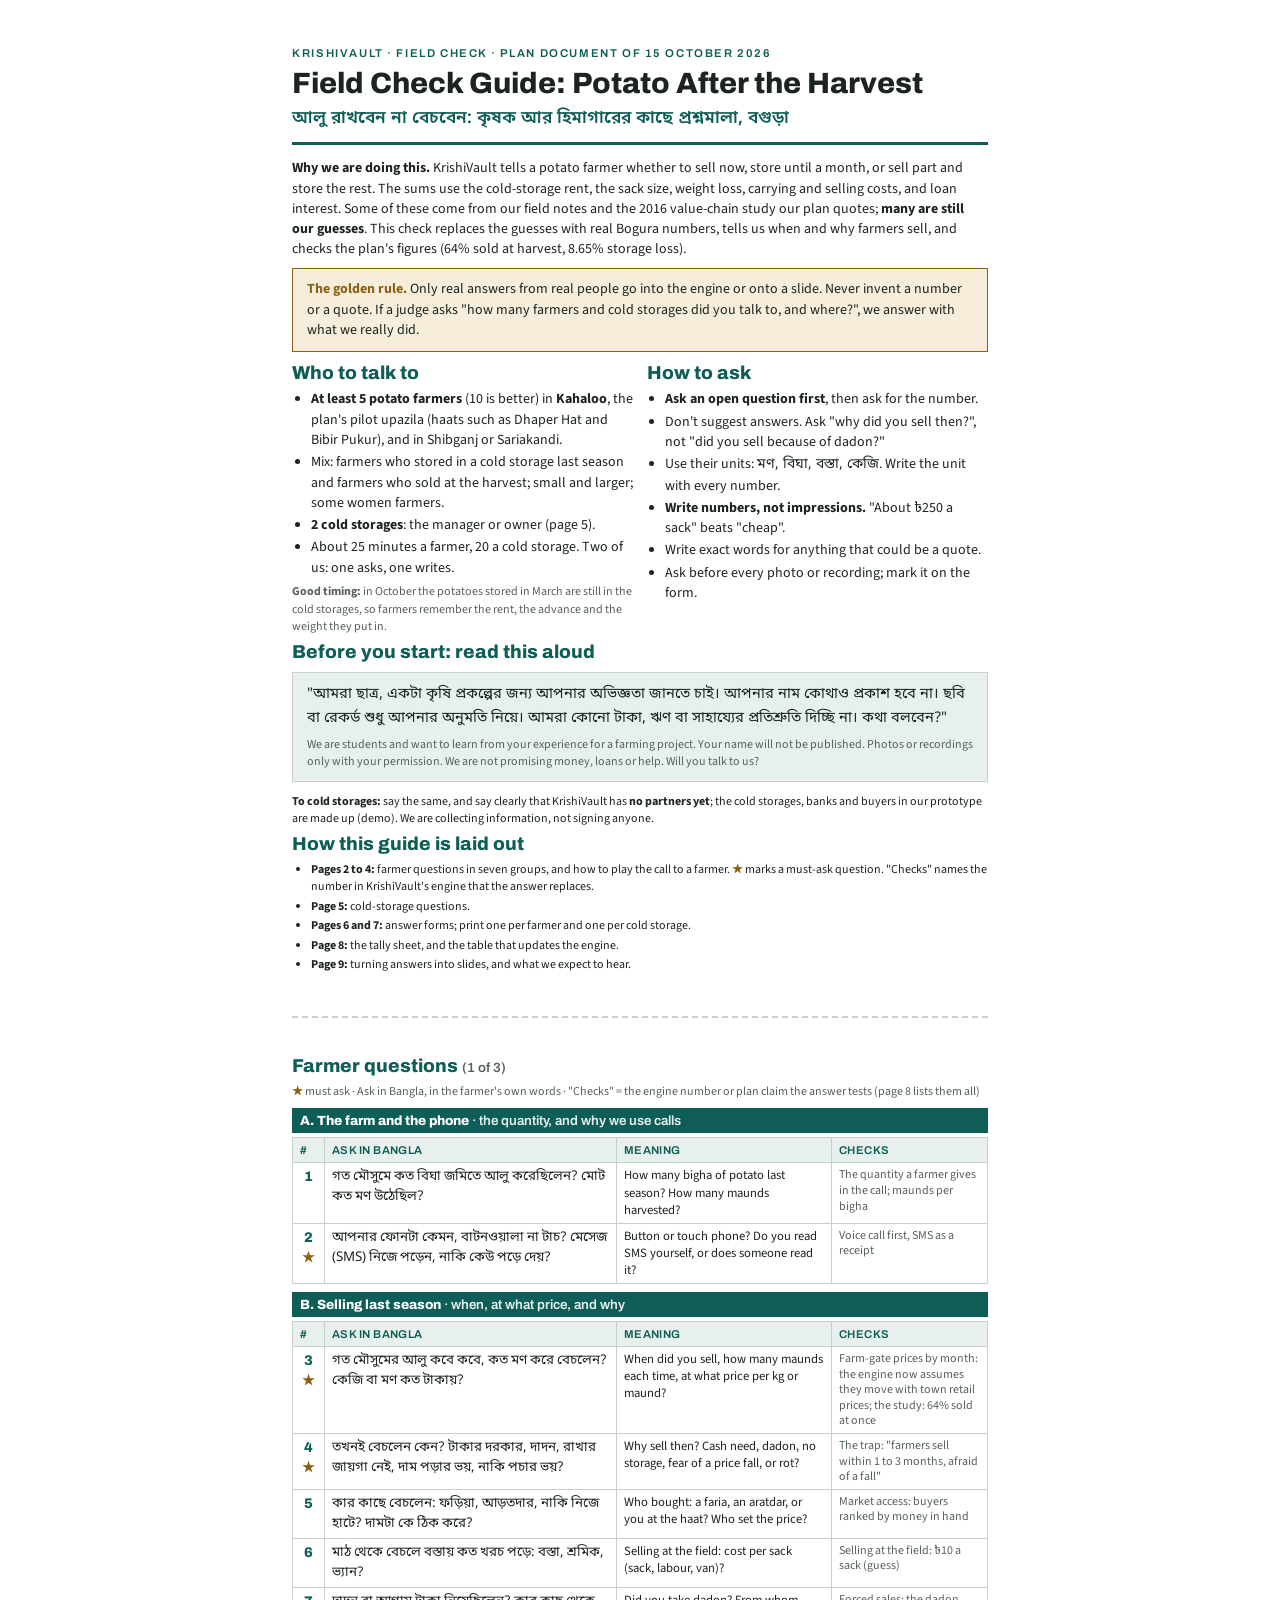
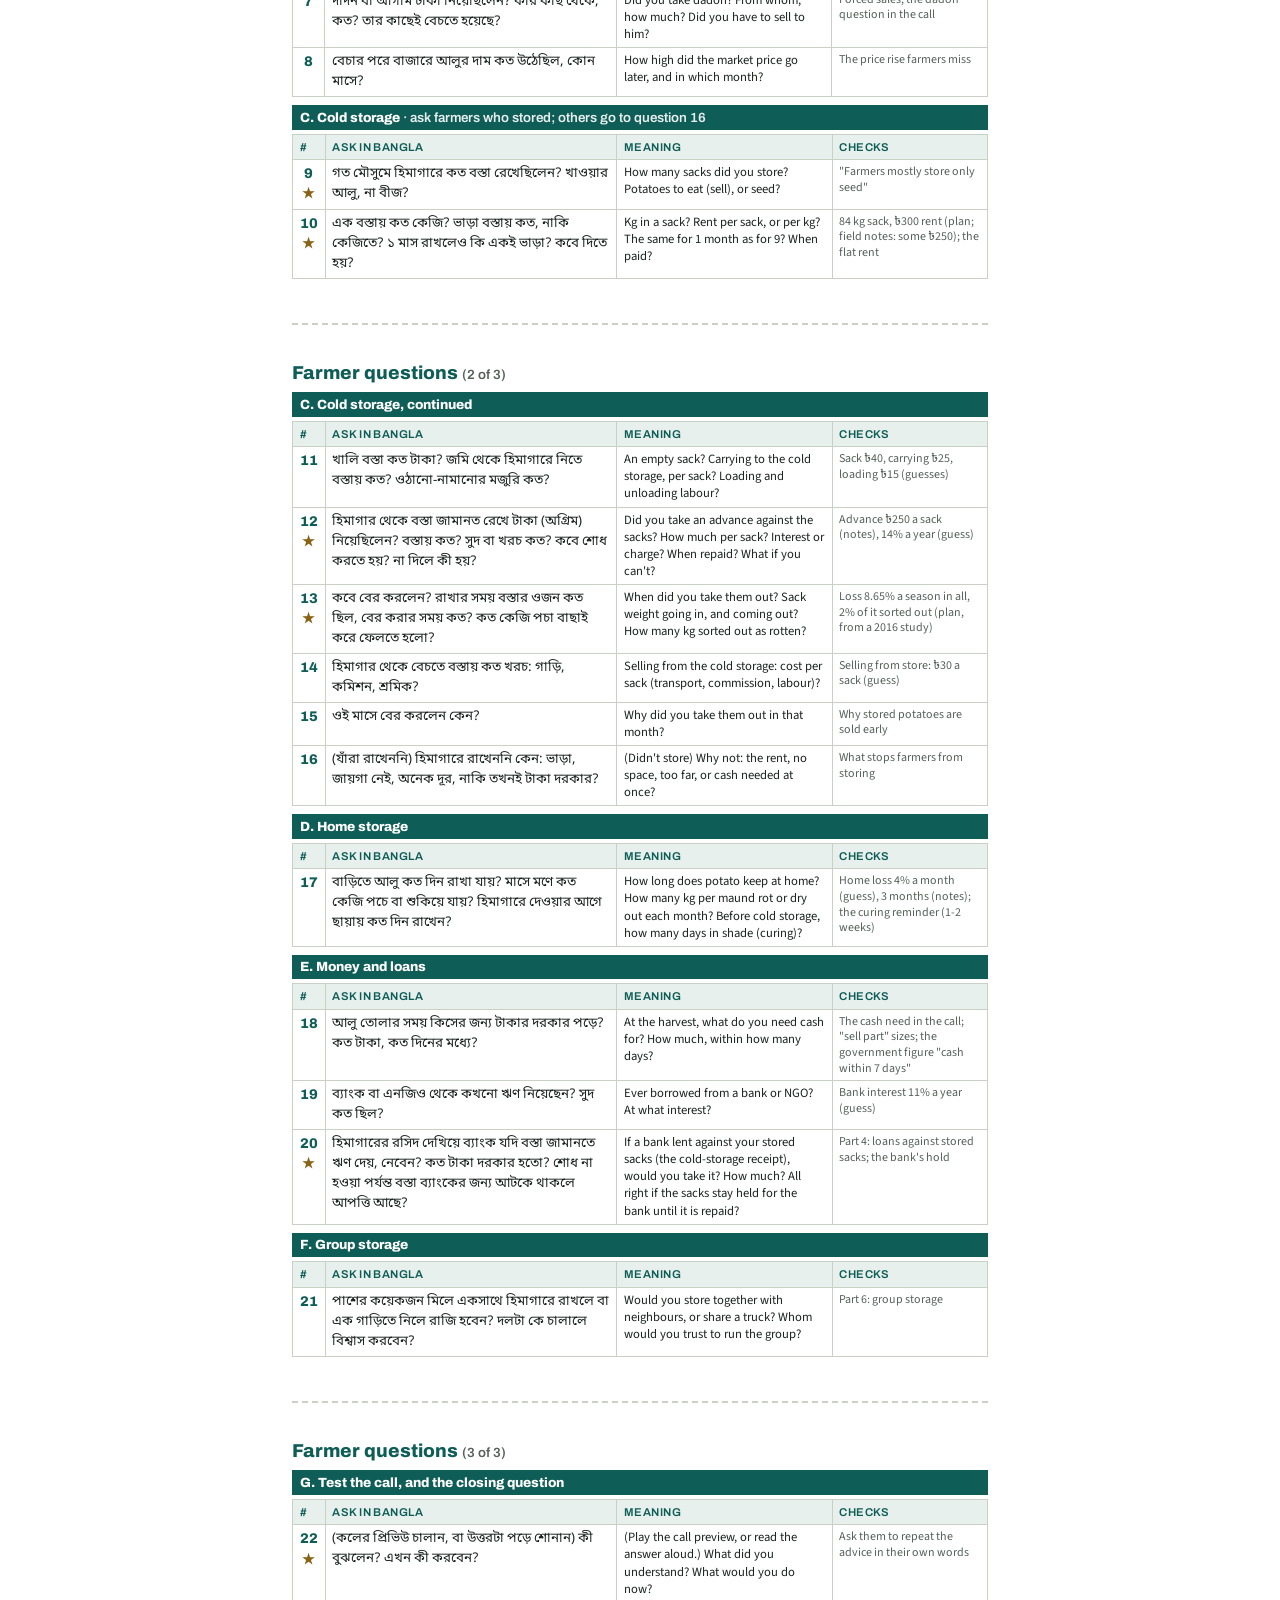
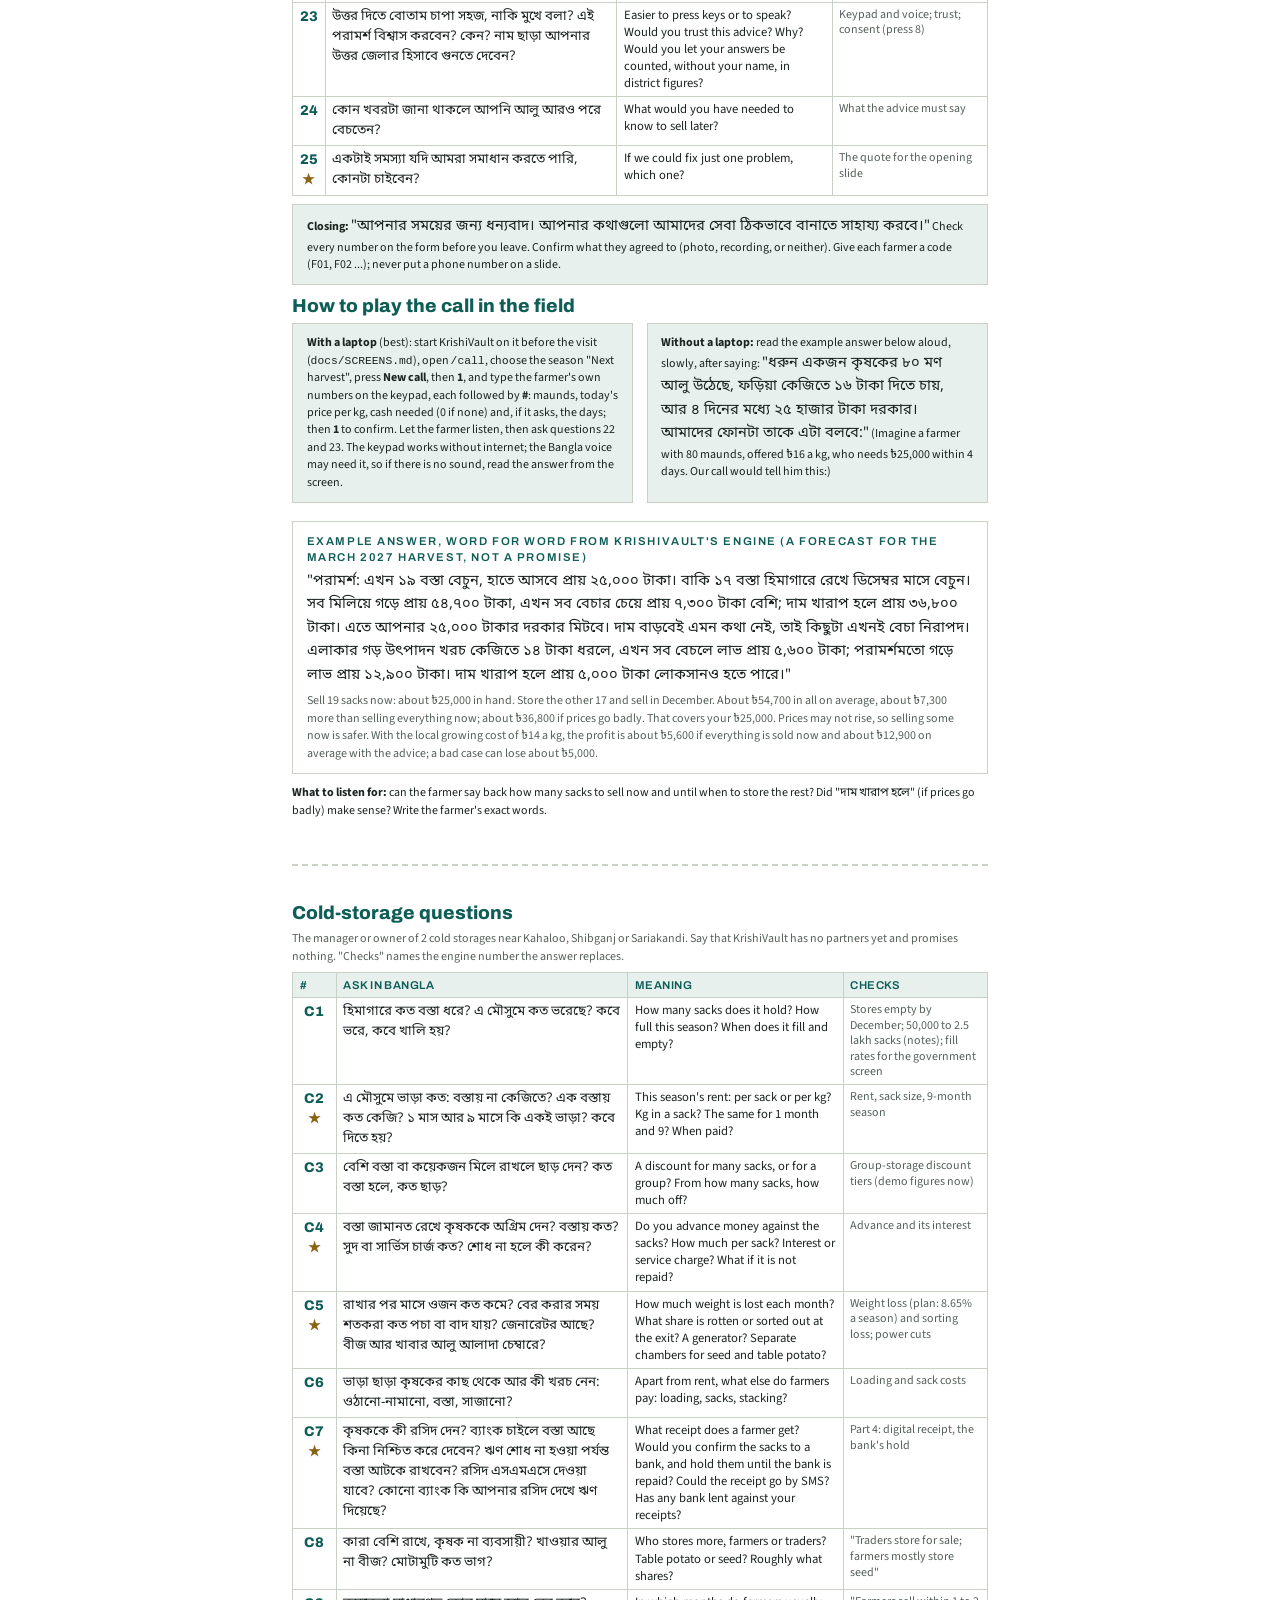
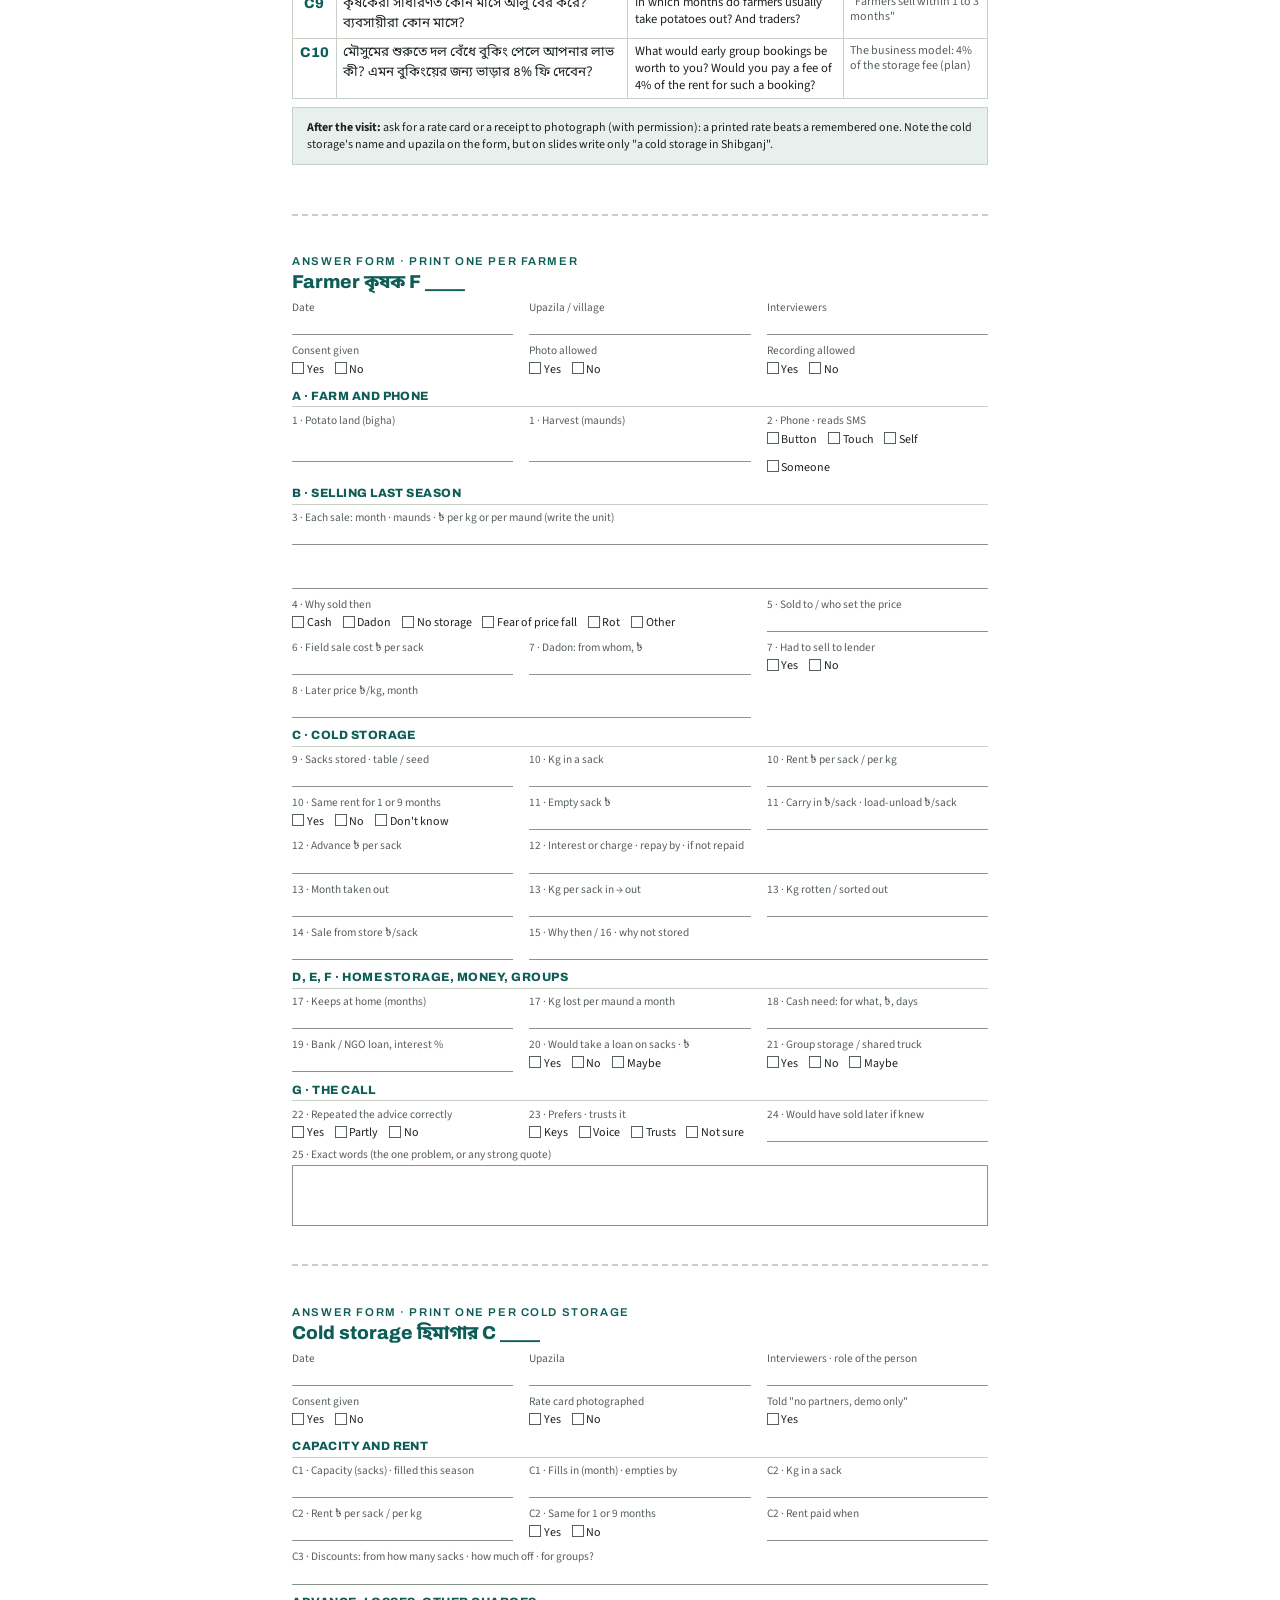
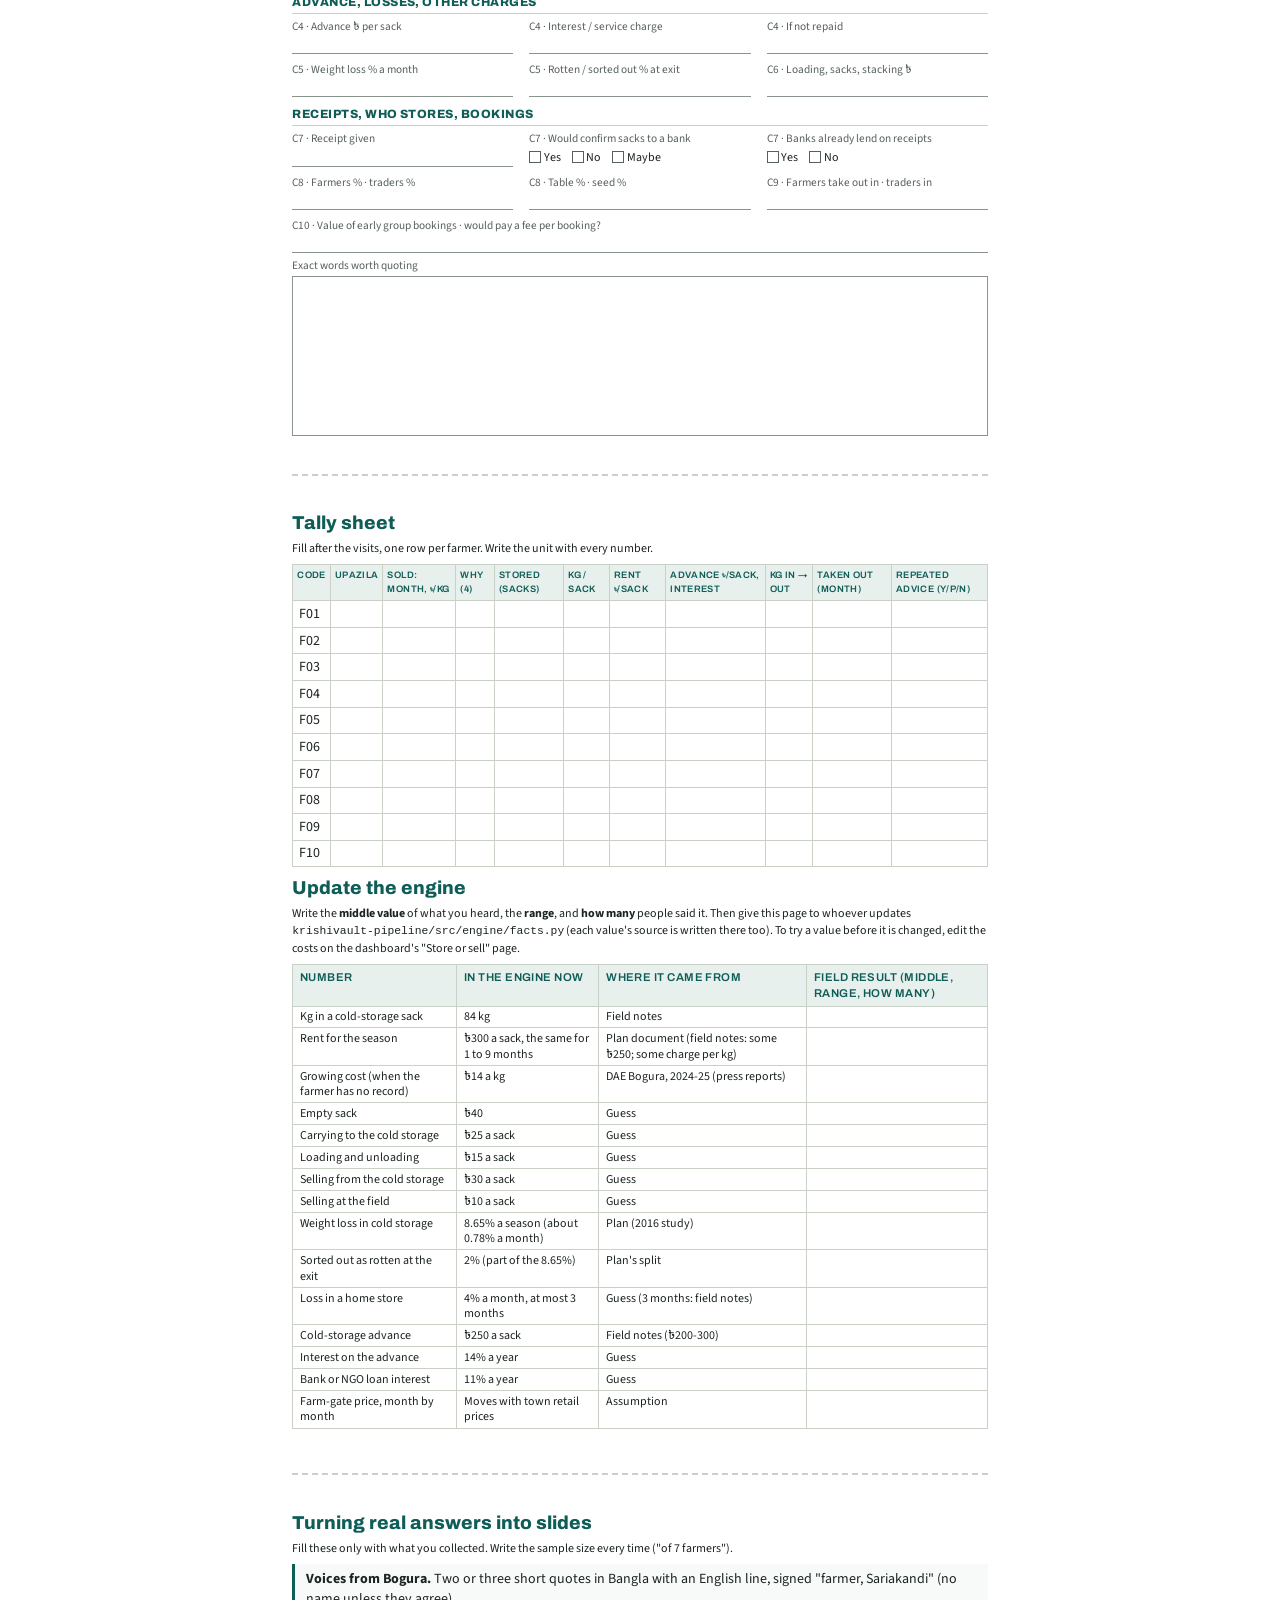
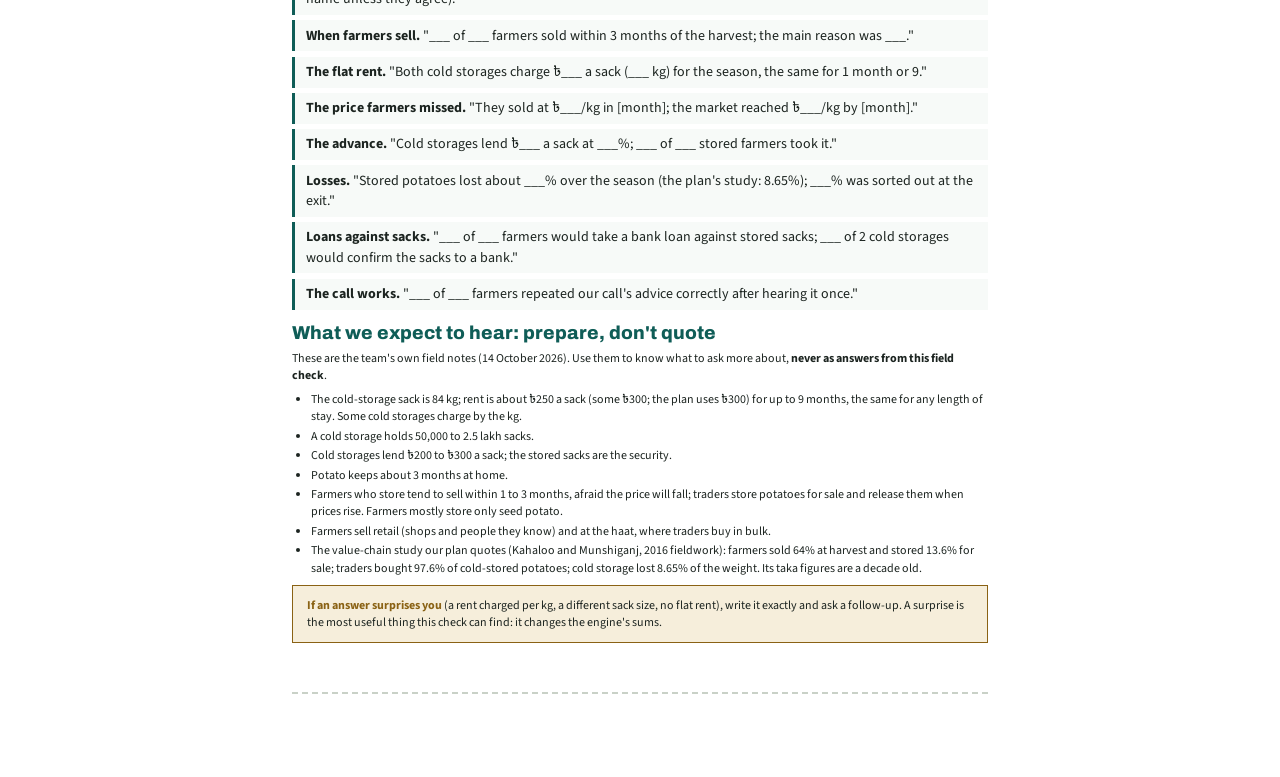
<file: docs/farmer_interview_guide.html>
<!DOCTYPE html>
<html lang="en">
<head>
<meta charset="UTF-8">
<meta name="viewport" content="width=device-width, initial-scale=1.0">
<title>KrishiVault Field Check Guide</title>
<meta name="description" content="Questions for potato farmers and cold storages in Bogura, to replace the storage engine's assumed costs with real numbers (plan of 14 October 2026).">
<link rel="stylesheet" href="https://fonts.googleapis.com/css2?family=Archivo:wght@600;800&family=Source+Sans+3:wght@400;600;700&family=Noto+Sans+Bengali:wght@400;600;700&display=swap">
<style>
@page { size: A4; margin: 14mm 13mm 14mm 13mm; }
:root {
  --ink: #1C2420; --muted: #56615A; --rule: #C9D1C7; --accent: #0F5D57; --soft: #E7F0EC; --ochre: #8A6214; --ochre-soft: #F6EEDB;
  --display: "Archivo", "Arial Narrow", Arial, sans-serif;
  --body: "Source Sans 3", "Noto Sans Bengali", "Nirmala UI", "Segoe UI", Arial, sans-serif;
  --bn: "Noto Sans Bengali", "Nirmala UI", "Source Sans 3", sans-serif;
}
* { box-sizing: border-box; -webkit-print-color-adjust: exact; print-color-adjust: exact; }
html, body { margin: 0; background: #fff; color: var(--ink); font-family: var(--body); font-size: 10.5pt; line-height: 1.45; }
@media screen { body { max-width: 210mm; margin: 0 auto; padding: 12mm 13mm; } .page { border-bottom: 2px dashed var(--rule); padding-bottom: 10mm; margin-bottom: 10mm; } }
h1, h2, h3 { font-family: var(--display); margin: 0; line-height: 1.15; }
h1 { font-size: 22pt; font-weight: 800; }
h2 { font-size: 14pt; font-weight: 800; color: var(--accent); margin-bottom: 4pt; }
h3 { font-size: 11.5pt; font-weight: 600; margin: 8pt 0 4pt; }
p { margin: 0 0 5pt; }
.bn { font-family: var(--bn); }
.page { page-break-after: always; break-after: page; }
.page:last-child { page-break-after: auto; break-after: auto; }
.eyebrow { font-family: var(--display); font-size: 8.5pt; font-weight: 600; letter-spacing: 0.14em; text-transform: uppercase; color: var(--accent); }
.titlebar { border-bottom: 3px solid var(--accent); padding-bottom: 8pt; margin-bottom: 10pt; display: grid; gap: 4pt; }
.titlebar .bn { font-size: 13pt; color: var(--accent); font-weight: 600; }
.muted { color: var(--muted); }
.box { border: 1px solid var(--rule); background: var(--soft); padding: 8pt 10pt; margin: 6pt 0 8pt; }
.box.warn { background: var(--ochre-soft); border-color: var(--ochre); }
.box.warn b.lab { color: var(--ochre); }
.box .bn { font-size: 11pt; line-height: 1.6; }
.cols { display: grid; grid-template-columns: 1fr 1fr; gap: 10pt; }
ul { margin: 2pt 0 4pt; padding-left: 14pt; }
li { margin: 1.5pt 0; }
table { width: 100%; border-collapse: collapse; margin: 3pt 0 5pt; }
th, td { border: 1px solid var(--rule); padding: 3pt 5pt; vertical-align: top; text-align: left; }
th { background: var(--soft); font-family: var(--display); font-size: 8.5pt; font-weight: 600; letter-spacing: 0.04em; text-transform: uppercase; color: var(--accent); }
tr { page-break-inside: avoid; break-inside: avoid; }
td.n { width: 24pt; font-family: var(--display); font-weight: 800; color: var(--accent); text-align: center; }
td.q { width: 42%; font-family: var(--bn); font-size: 10pt; line-height: 1.5; }
td.m { width: 31%; font-size: 9.5pt; line-height: 1.35; }
td.w { color: var(--muted); font-size: 9pt; line-height: 1.3; }
td.w code, .small code { font-size: 8.5pt; color: var(--ink); }
.star { color: var(--ochre); font-weight: 800; }
.group-h { font-family: var(--display); font-weight: 800; font-size: 10pt; background: var(--accent); color: #fff; padding: 2pt 6pt; margin-top: 6pt; page-break-after: avoid; break-after: avoid; }
.group-h span { font-weight: 600; opacity: 0.9; }
/* answer forms */
.form-row { display: grid; grid-template-columns: 1fr 1fr 1fr; gap: 6pt 12pt; margin-bottom: 4pt; }
.f { display: grid; gap: 1pt; }
.f .lab { font-size: 8.5pt; color: var(--muted); }
.f .line { border-bottom: 1px solid #8A948D; height: 13pt; }
.f.wide { grid-column: span 3; }
.f.two { grid-column: span 2; }
.yn { display: inline-flex; gap: 8pt; align-items: center; font-size: 9pt; flex-wrap: wrap; }
.yn i { display: inline-block; width: 9pt; height: 9pt; border: 1px solid #56615A; margin-right: 2pt; vertical-align: -1pt; }
.sec { font-family: var(--display); font-size: 9pt; font-weight: 800; color: var(--accent); border-bottom: 1px solid var(--rule); margin: 7pt 0 4pt; padding-bottom: 1pt; letter-spacing: 0.04em; text-transform: uppercase; }
.quote-box { border: 1px solid #8A948D; height: 46pt; }
/* tally and the engine table */
table.tally th { font-size: 7pt; padding: 3pt; }
table.tally td { height: 17pt; padding: 2pt 4pt; }
table.engine td { font-size: 9pt; padding: 2pt 5pt; line-height: 1.3; }
table.engine td.blank { width: 26%; }
.tmpl { border-left: 3px solid var(--accent); padding: 4pt 8pt; margin: 4pt 0; background: #F7FAF8; }
.small { font-size: 9pt; }
a { color: var(--accent); text-decoration: none; }
</style>
</head>
<body>

<!-- ====================================================================== page 1 -->
<section class="page">
  <div class="titlebar">
    <div class="eyebrow">KrishiVault · field check · plan document of 15 October 2026</div>
    <h1>Field Check Guide: Potato After the Harvest</h1>
    <div class="bn">আলু রাখবেন না বেচবেন: কৃষক আর হিমাগারের কাছে প্রশ্নমালা, বগুড়া</div>
  </div>

  <p><b>Why we are doing this.</b> KrishiVault tells a potato farmer whether to sell now, store until a month, or sell part and store the rest. The sums use the cold-storage rent, the sack size, weight loss, carrying and selling costs, and loan interest. Some of these come from our field notes and the 2016 value-chain study our plan quotes; <b>many are still our guesses</b>. This check replaces the guesses with real Bogura numbers, tells us when and why farmers sell, and checks the plan's figures (64% sold at harvest, 8.65% storage loss).</p>

  <div class="box warn"><b class="lab">The golden rule.</b> Only real answers from real people go into the engine or onto a slide. Never invent a number or a quote. If a judge asks "how many farmers and cold storages did you talk to, and where?", we answer with what we really did.</div>

  <div class="cols">
    <div>
      <h2>Who to talk to</h2>
      <ul>
        <li><b>At least 5 potato farmers</b> (10 is better) in <b>Kahaloo</b>, the plan's pilot upazila (haats such as Dhaper Hat and Bibir Pukur), and in Shibganj or Sariakandi.</li>
        <li>Mix: farmers who stored in a cold storage last season and farmers who sold at the harvest; small and larger; some women farmers.</li>
        <li><b>2 cold storages</b>: the manager or owner (page 5).</li>
        <li>About 25 minutes a farmer, 20 a cold storage. Two of us: one asks, one writes.</li>
      </ul>
      <p class="small muted"><b>Good timing:</b> in October the potatoes stored in March are still in the cold storages, so farmers remember the rent, the advance and the weight they put in.</p>
    </div>
    <div>
      <h2>How to ask</h2>
      <ul>
        <li><b>Ask an open question first</b>, then ask for the number.</li>
        <li>Don't suggest answers. Ask "why did you sell then?", not "did you sell because of dadon?"</li>
        <li>Use their units: <span class="bn">মণ, বিঘা, বস্তা, কেজি</span>. Write the unit with every number.</li>
        <li><b>Write numbers, not impressions.</b> "About ৳250 a sack" beats "cheap".</li>
        <li>Write exact words for anything that could be a quote.</li>
        <li>Ask before every photo or recording; mark it on the form.</li>
      </ul>
    </div>
  </div>

  <h2>Before you start: read this aloud</h2>
  <div class="box"><div class="bn">"আমরা ছাত্র, একটা কৃষি প্রকল্পের জন্য আপনার অভিজ্ঞতা জানতে চাই। আপনার নাম কোথাও প্রকাশ হবে না। ছবি বা রেকর্ড শুধু আপনার অনুমতি নিয়ে। আমরা কোনো টাকা, ঋণ বা সাহায্যের প্রতিশ্রুতি দিচ্ছি না। কথা বলবেন?"</div>
  <p class="small muted" style="margin:4pt 0 0">We are students and want to learn from your experience for a farming project. Your name will not be published. Photos or recordings only with your permission. We are not promising money, loans or help. Will you talk to us?</p></div>
  <p class="small"><b>To cold storages:</b> say the same, and say clearly that KrishiVault has <b>no partners yet</b>; the cold storages, banks and buyers in our prototype are made up (demo). We are collecting information, not signing anyone.</p>

  <h2>How this guide is laid out</h2>
  <ul class="small">
    <li><b>Pages 2 to 4:</b> farmer questions in seven groups, and how to play the call to a farmer. <span class="star">★</span> marks a must-ask question. "Checks" names the number in KrishiVault's engine that the answer replaces.</li>
    <li><b>Page 5:</b> cold-storage questions.</li>
    <li><b>Pages 6 and 7:</b> answer forms; print one per farmer and one per cold storage.</li>
    <li><b>Page 8:</b> the tally sheet, and the table that updates the engine.</li>
    <li><b>Page 9:</b> turning answers into slides, and what we expect to hear.</li>
  </ul>
</section>

<!-- ====================================================================== page 2 -->
<section class="page">
  <h2>Farmer questions <span class="muted" style="font-weight:600;font-size:10pt">(1 of 3)</span></h2>
  <p class="small muted"><span class="star">★</span> must ask · Ask in Bangla, in the farmer's own words · "Checks" = the engine number or plan claim the answer tests (page 8 lists them all)</p>

  <div class="group-h">A. The farm and the phone <span>· the quantity, and why we use calls</span></div>
  <table><thead><tr><th>#</th><th>Ask in Bangla</th><th>Meaning</th><th>Checks</th></tr></thead><tbody>
    <tr><td class="n">1</td><td class="q">গত মৌসুমে কত বিঘা জমিতে আলু করেছিলেন? মোট কত মণ উঠেছিল?</td><td class="m">How many bigha of potato last season? How many maunds harvested?</td><td class="w">The quantity a farmer gives in the call; maunds per bigha</td></tr>
    <tr><td class="n">2 <span class="star">★</span></td><td class="q">আপনার ফোনটা কেমন, বাটনওয়ালা না টাচ? মেসেজ (SMS) নিজে পড়েন, নাকি কেউ পড়ে দেয়?</td><td class="m">Button or touch phone? Do you read SMS yourself, or does someone read it?</td><td class="w">Voice call first, SMS as a receipt</td></tr>
  </tbody></table>

  <div class="group-h">B. Selling last season <span>· when, at what price, and why</span></div>
  <table><thead><tr><th>#</th><th>Ask in Bangla</th><th>Meaning</th><th>Checks</th></tr></thead><tbody>
    <tr><td class="n">3 <span class="star">★</span></td><td class="q">গত মৌসুমের আলু কবে কবে, কত মণ করে বেচলেন? কেজি বা মণ কত টাকায়?</td><td class="m">When did you sell, how many maunds each time, at what price per kg or maund?</td><td class="w">Farm-gate prices by month: the engine now assumes they move with town retail prices; the study: 64% sold at once</td></tr>
    <tr><td class="n">4 <span class="star">★</span></td><td class="q">তখনই বেচলেন কেন? টাকার দরকার, দাদন, রাখার জায়গা নেই, দাম পড়ার ভয়, নাকি পচার ভয়?</td><td class="m">Why sell then? Cash need, dadon, no storage, fear of a price fall, or rot?</td><td class="w">The trap: "farmers sell within 1 to 3 months, afraid of a fall"</td></tr>
    <tr><td class="n">5</td><td class="q">কার কাছে বেচলেন: ফড়িয়া, আড়তদার, নাকি নিজে হাটে? দামটা কে ঠিক করে?</td><td class="m">Who bought: a faria, an aratdar, or you at the haat? Who set the price?</td><td class="w">Market access: buyers ranked by money in hand</td></tr>
    <tr><td class="n">6</td><td class="q">মাঠ থেকে বেচলে বস্তায় কত খরচ পড়ে: বস্তা, শ্রমিক, ভ্যান?</td><td class="m">Selling at the field: cost per sack (sack, labour, van)?</td><td class="w">Selling at the field: ৳10 a sack (guess)</td></tr>
    <tr><td class="n">7</td><td class="q">দাদন বা আগাম টাকা নিয়েছিলেন? কার কাছ থেকে, কত? তার কাছেই বেচতে হয়েছে?</td><td class="m">Did you take dadon? From whom, how much? Did you have to sell to him?</td><td class="w">Forced sales; the dadon question in the call</td></tr>
    <tr><td class="n">8</td><td class="q">বেচার পরে বাজারে আলুর দাম কত উঠেছিল, কোন মাসে?</td><td class="m">How high did the market price go later, and in which month?</td><td class="w">The price rise farmers miss</td></tr>
  </tbody></table>

  <div class="group-h">C. Cold storage <span>· ask farmers who stored; others go to question 16</span></div>
  <table><thead><tr><th>#</th><th>Ask in Bangla</th><th>Meaning</th><th>Checks</th></tr></thead><tbody>
    <tr><td class="n">9 <span class="star">★</span></td><td class="q">গত মৌসুমে হিমাগারে কত বস্তা রেখেছিলেন? খাওয়ার আলু, না বীজ?</td><td class="m">How many sacks did you store? Potatoes to eat (sell), or seed?</td><td class="w">"Farmers mostly store only seed"</td></tr>
    <tr><td class="n">10 <span class="star">★</span></td><td class="q">এক বস্তায় কত কেজি? ভাড়া বস্তায় কত, নাকি কেজিতে? ১ মাস রাখলেও কি একই ভাড়া? কবে দিতে হয়?</td><td class="m">Kg in a sack? Rent per sack, or per kg? The same for 1 month as for 9? When paid?</td><td class="w">84 kg sack, ৳300 rent (plan; field notes: some ৳250); the flat rent</td></tr>
  </tbody></table>
</section>

<!-- ====================================================================== page 3 -->
<section class="page">
  <h2>Farmer questions <span class="muted" style="font-weight:600;font-size:10pt">(2 of 3)</span></h2>
  <div class="group-h">C. Cold storage, continued</div>
  <table><thead><tr><th>#</th><th>Ask in Bangla</th><th>Meaning</th><th>Checks</th></tr></thead><tbody>
    <tr><td class="n">11</td><td class="q">খালি বস্তা কত টাকা? জমি থেকে হিমাগারে নিতে বস্তায় কত? ওঠানো-নামানোর মজুরি কত?</td><td class="m">An empty sack? Carrying to the cold storage, per sack? Loading and unloading labour?</td><td class="w">Sack ৳40, carrying ৳25, loading ৳15 (guesses)</td></tr>
    <tr><td class="n">12 <span class="star">★</span></td><td class="q">হিমাগার থেকে বস্তা জামানত রেখে টাকা (অগ্রিম) নিয়েছিলেন? বস্তায় কত? সুদ বা খরচ কত? কবে শোধ করতে হয়? না দিলে কী হয়?</td><td class="m">Did you take an advance against the sacks? How much per sack? Interest or charge? When repaid? What if you can't?</td><td class="w">Advance ৳250 a sack (notes), 14% a year (guess)</td></tr>
    <tr><td class="n">13 <span class="star">★</span></td><td class="q">কবে বের করলেন? রাখার সময় বস্তার ওজন কত ছিল, বের করার সময় কত? কত কেজি পচা বাছাই করে ফেলতে হলো?</td><td class="m">When did you take them out? Sack weight going in, and coming out? How many kg sorted out as rotten?</td><td class="w">Loss 8.65% a season in all, 2% of it sorted out (plan, from a 2016 study)</td></tr>
    <tr><td class="n">14</td><td class="q">হিমাগার থেকে বেচতে বস্তায় কত খরচ: গাড়ি, কমিশন, শ্রমিক?</td><td class="m">Selling from the cold storage: cost per sack (transport, commission, labour)?</td><td class="w">Selling from store: ৳30 a sack (guess)</td></tr>
    <tr><td class="n">15</td><td class="q">ওই মাসে বের করলেন কেন?</td><td class="m">Why did you take them out in that month?</td><td class="w">Why stored potatoes are sold early</td></tr>
    <tr><td class="n">16</td><td class="q">(যাঁরা রাখেননি) হিমাগারে রাখেননি কেন: ভাড়া, জায়গা নেই, অনেক দূর, নাকি তখনই টাকা দরকার?</td><td class="m">(Didn't store) Why not: the rent, no space, too far, or cash needed at once?</td><td class="w">What stops farmers from storing</td></tr>
  </tbody></table>

  <div class="group-h">D. Home storage</div>
  <table><thead><tr><th>#</th><th>Ask in Bangla</th><th>Meaning</th><th>Checks</th></tr></thead><tbody>
    <tr><td class="n">17</td><td class="q">বাড়িতে আলু কত দিন রাখা যায়? মাসে মণে কত কেজি পচে বা শুকিয়ে যায়? হিমাগারে দেওয়ার আগে ছায়ায় কত দিন রাখেন?</td><td class="m">How long does potato keep at home? How many kg per maund rot or dry out each month? Before cold storage, how many days in shade (curing)?</td><td class="w">Home loss 4% a month (guess), 3 months (notes); the curing reminder (1-2 weeks)</td></tr>
  </tbody></table>

  <div class="group-h">E. Money and loans</div>
  <table><thead><tr><th>#</th><th>Ask in Bangla</th><th>Meaning</th><th>Checks</th></tr></thead><tbody>
    <tr><td class="n">18</td><td class="q">আলু তোলার সময় কিসের জন্য টাকার দরকার পড়ে? কত টাকা, কত দিনের মধ্যে?</td><td class="m">At the harvest, what do you need cash for? How much, within how many days?</td><td class="w">The cash need in the call; "sell part" sizes; the government figure "cash within 7 days"</td></tr>
    <tr><td class="n">19</td><td class="q">ব্যাংক বা এনজিও থেকে কখনো ঋণ নিয়েছেন? সুদ কত ছিল?</td><td class="m">Ever borrowed from a bank or NGO? At what interest?</td><td class="w">Bank interest 11% a year (guess)</td></tr>
    <tr><td class="n">20 <span class="star">★</span></td><td class="q">হিমাগারের রসিদ দেখিয়ে ব্যাংক যদি বস্তা জামানতে ঋণ দেয়, নেবেন? কত টাকা দরকার হতো? শোধ না হওয়া পর্যন্ত বস্তা ব্যাংকের জন্য আটকে থাকলে আপত্তি আছে?</td><td class="m">If a bank lent against your stored sacks (the cold-storage receipt), would you take it? How much? All right if the sacks stay held for the bank until it is repaid?</td><td class="w">Part 4: loans against stored sacks; the bank's hold</td></tr>
  </tbody></table>

  <div class="group-h">F. Group storage</div>
  <table><thead><tr><th>#</th><th>Ask in Bangla</th><th>Meaning</th><th>Checks</th></tr></thead><tbody>
    <tr><td class="n">21</td><td class="q">পাশের কয়েকজন মিলে একসাথে হিমাগারে রাখলে বা এক গাড়িতে নিলে রাজি হবেন? দলটা কে চালালে বিশ্বাস করবেন?</td><td class="m">Would you store together with neighbours, or share a truck? Whom would you trust to run the group?</td><td class="w">Part 6: group storage</td></tr>
  </tbody></table>

</section>

<!-- ====================================================================== page 4 -->
<section class="page">
  <h2>Farmer questions <span class="muted" style="font-weight:600;font-size:10pt">(3 of 3)</span></h2>
  <div class="group-h">G. Test the call, and the closing question</div>
  <table><thead><tr><th>#</th><th>Ask in Bangla</th><th>Meaning</th><th>Checks</th></tr></thead><tbody>
    <tr><td class="n">22 <span class="star">★</span></td><td class="q">(কলের প্রিভিউ চালান, বা উত্তরটা পড়ে শোনান) কী বুঝলেন? এখন কী করবেন?</td><td class="m">(Play the call preview, or read the answer aloud.) What did you understand? What would you do now?</td><td class="w">Ask them to repeat the advice in their own words</td></tr>
    <tr><td class="n">23</td><td class="q">উত্তর দিতে বোতাম চাপা সহজ, নাকি মুখে বলা? এই পরামর্শ বিশ্বাস করবেন? কেন? নাম ছাড়া আপনার উত্তর জেলার হিসাবে গুনতে দেবেন?</td><td class="m">Easier to press keys or to speak? Would you trust this advice? Why? Would you let your answers be counted, without your name, in district figures?</td><td class="w">Keypad and voice; trust; consent (press 8)</td></tr>
    <tr><td class="n">24</td><td class="q">কোন খবরটা জানা থাকলে আপনি আলু আরও পরে বেচতেন?</td><td class="m">What would you have needed to know to sell later?</td><td class="w">What the advice must say</td></tr>
    <tr><td class="n">25 <span class="star">★</span></td><td class="q">একটাই সমস্যা যদি আমরা সমাধান করতে পারি, কোনটা চাইবেন?</td><td class="m">If we could fix just one problem, which one?</td><td class="w">The quote for the opening slide</td></tr>
  </tbody></table>
  <div class="box small"><b>Closing:</b> <span class="bn">"আপনার সময়ের জন্য ধন্যবাদ। আপনার কথাগুলো আমাদের সেবা ঠিকভাবে বানাতে সাহায্য করবে।"</span> Check every number on the form before you leave. Confirm what they agreed to (photo, recording, or neither). Give each farmer a code (F01, F02 ...); never put a phone number on a slide.</div>

  <h2 style="margin-top:8pt">How to play the call in the field</h2>
  <div class="cols">
    <div class="box small" style="margin-top:0"><b>With a laptop</b> (best): start KrishiVault on it before the visit (<code>docs/SCREENS.md</code>), open <code>/call</code>, choose the season "Next harvest", press <b>New call</b>, then <b>1</b>, and type the farmer's own numbers on the keypad, each followed by <b>#</b>: maunds, today's price per kg, cash needed (0 if none) and, if it asks, the days; then <b>1</b> to confirm. Let the farmer listen, then ask questions 22 and 23. The keypad works without internet; the Bangla voice may need it, so if there is no sound, read the answer from the screen.</div>
    <div class="box small" style="margin-top:0"><b>Without a laptop:</b> read the example answer below aloud, slowly, after saying: <span class="bn">"ধরুন একজন কৃষকের ৮০ মণ আলু উঠেছে, ফড়িয়া কেজিতে ১৬ টাকা দিতে চায়, আর ৪ দিনের মধ্যে ২৫ হাজার টাকা দরকার। আমাদের ফোনটা তাকে এটা বলবে:"</span> (Imagine a farmer with 80 maunds, offered ৳16 a kg, who needs ৳25,000 within 4 days. Our call would tell him this:)</div>
  </div>
  <div class="box" style="background:#fff"><div class="eyebrow" style="margin-bottom:3pt">Example answer, word for word from KrishiVault's engine (a forecast for the March 2027 harvest, not a promise)</div>
  <div class="bn">"পরামর্শ: এখন ১৯ বস্তা বেচুন, হাতে আসবে প্রায় ২৫,০০০ টাকা। বাকি ১৭ বস্তা হিমাগারে রেখে ডিসেম্বর মাসে বেচুন। সব মিলিয়ে গড়ে প্রায় ৫৪,৭০০ টাকা, এখন সব বেচার চেয়ে প্রায় ৭,৩০০ টাকা বেশি; দাম খারাপ হলে প্রায় ৩৬,৮০০ টাকা। এতে আপনার ২৫,০০০ টাকার দরকার মিটবে। দাম বাড়বেই এমন কথা নেই, তাই কিছুটা এখনই বেচা নিরাপদ। এলাকার গড় উৎপাদন খরচ কেজিতে ১৪ টাকা ধরলে, এখন সব বেচলে লাভ প্রায় ৫,৬০০ টাকা; পরামর্শমতো গড়ে লাভ প্রায় ১২,৯০০ টাকা। দাম খারাপ হলে প্রায় ৫,০০০ টাকা লোকসানও হতে পারে।"</div>
  <p class="small muted" style="margin:4pt 0 0">Sell 19 sacks now: about ৳25,000 in hand. Store the other 17 and sell in December. About ৳54,700 in all on average, about ৳7,300 more than selling everything now; about ৳36,800 if prices go badly. That covers your ৳25,000. Prices may not rise, so selling some now is safer. With the local growing cost of ৳14 a kg, the profit is about ৳5,600 if everything is sold now and about ৳12,900 on average with the advice; a bad case can lose about ৳5,000.</p></div>
  <p class="small"><b>What to listen for:</b> can the farmer say back how many sacks to sell now and until when to store the rest? Did "দাম খারাপ হলে" (if prices go badly) make sense? Write the farmer's exact words.</p>
</section>

<!-- ====================================================================== page 5 -->
<section class="page">
  <h2>Cold-storage questions</h2>
  <p class="small muted">The manager or owner of 2 cold storages near Kahaloo, Shibganj or Sariakandi. Say that KrishiVault has no partners yet and promises nothing. "Checks" names the engine number the answer replaces.</p>
  <table><thead><tr><th>#</th><th>Ask in Bangla</th><th>Meaning</th><th>Checks</th></tr></thead><tbody>
    <tr><td class="n">C1</td><td class="q">হিমাগারে কত বস্তা ধরে? এ মৌসুমে কত ভরেছে? কবে ভরে, কবে খালি হয়?</td><td class="m">How many sacks does it hold? How full this season? When does it fill and empty?</td><td class="w">Stores empty by December; 50,000 to 2.5 lakh sacks (notes); fill rates for the government screen</td></tr>
    <tr><td class="n">C2 <span class="star">★</span></td><td class="q">এ মৌসুমে ভাড়া কত: বস্তায় না কেজিতে? এক বস্তায় কত কেজি? ১ মাস আর ৯ মাসে কি একই ভাড়া? কবে দিতে হয়?</td><td class="m">This season's rent: per sack or per kg? Kg in a sack? The same for 1 month and 9? When paid?</td><td class="w">Rent, sack size, 9-month season</td></tr>
    <tr><td class="n">C3</td><td class="q">বেশি বস্তা বা কয়েকজন মিলে রাখলে ছাড় দেন? কত বস্তা হলে, কত ছাড়?</td><td class="m">A discount for many sacks, or for a group? From how many sacks, how much off?</td><td class="w">Group-storage discount tiers (demo figures now)</td></tr>
    <tr><td class="n">C4 <span class="star">★</span></td><td class="q">বস্তা জামানত রেখে কৃষককে অগ্রিম দেন? বস্তায় কত? সুদ বা সার্ভিস চার্জ কত? শোধ না হলে কী করেন?</td><td class="m">Do you advance money against the sacks? How much per sack? Interest or service charge? What if it is not repaid?</td><td class="w">Advance and its interest</td></tr>
    <tr><td class="n">C5 <span class="star">★</span></td><td class="q">রাখার পর মাসে ওজন কত কমে? বের করার সময় শতকরা কত পচা বা বাদ যায়? জেনারেটর আছে? বীজ আর খাবার আলু আলাদা চেম্বারে?</td><td class="m">How much weight is lost each month? What share is rotten or sorted out at the exit? A generator? Separate chambers for seed and table potato?</td><td class="w">Weight loss (plan: 8.65% a season) and sorting loss; power cuts</td></tr>
    <tr><td class="n">C6</td><td class="q">ভাড়া ছাড়া কৃষকের কাছ থেকে আর কী খরচ নেন: ওঠানো-নামানো, বস্তা, সাজানো?</td><td class="m">Apart from rent, what else do farmers pay: loading, sacks, stacking?</td><td class="w">Loading and sack costs</td></tr>
    <tr><td class="n">C7 <span class="star">★</span></td><td class="q">কৃষককে কী রসিদ দেন? ব্যাংক চাইলে বস্তা আছে কিনা নিশ্চিত করে দেবেন? ঋণ শোধ না হওয়া পর্যন্ত বস্তা আটকে রাখবেন? রসিদ এসএমএসে দেওয়া যাবে? কোনো ব্যাংক কি আপনার রসিদ দেখে ঋণ দিয়েছে?</td><td class="m">What receipt does a farmer get? Would you confirm the sacks to a bank, and hold them until the bank is repaid? Could the receipt go by SMS? Has any bank lent against your receipts?</td><td class="w">Part 4: digital receipt, the bank's hold</td></tr>
    <tr><td class="n">C8</td><td class="q">কারা বেশি রাখে, কৃষক না ব্যবসায়ী? খাওয়ার আলু না বীজ? মোটামুটি কত ভাগ?</td><td class="m">Who stores more, farmers or traders? Table potato or seed? Roughly what shares?</td><td class="w">"Traders store for sale; farmers mostly store seed"</td></tr>
    <tr><td class="n">C9</td><td class="q">কৃষকেরা সাধারণত কোন মাসে আলু বের করে? ব্যবসায়ীরা কোন মাসে?</td><td class="m">In which months do farmers usually take potatoes out? And traders?</td><td class="w">"Farmers sell within 1 to 3 months"</td></tr>
    <tr><td class="n">C10</td><td class="q">মৌসুমের শুরুতে দল বেঁধে বুকিং পেলে আপনার লাভ কী? এমন বুকিংয়ের জন্য ভাড়ার ৪% ফি দেবেন?</td><td class="m">What would early group bookings be worth to you? Would you pay a fee of 4% of the rent for such a booking?</td><td class="w">The business model: 4% of the storage fee (plan)</td></tr>
  </tbody></table>
  <div class="box small"><b>After the visit:</b> ask for a rate card or a receipt to photograph (with permission): a printed rate beats a remembered one. Note the cold storage's name and upazila on the form, but on slides write only "a cold storage in Shibganj".</div>
</section>

<!-- ====================================================================== page 6 -->
<section class="page">
  <div class="eyebrow">Answer form · print one per farmer</div>
  <h2 style="margin-top:2pt">Farmer <span class="bn">কৃষক</span> F ____</h2>
  <div class="form-row">
    <div class="f"><span class="lab">Date</span><span class="line"></span></div>
    <div class="f"><span class="lab">Upazila / village</span><span class="line"></span></div>
    <div class="f"><span class="lab">Interviewers</span><span class="line"></span></div>
    <div class="f"><span class="lab">Consent given</span><span class="yn"><span><i></i>Yes</span><span><i></i>No</span></span></div>
    <div class="f"><span class="lab">Photo allowed</span><span class="yn"><span><i></i>Yes</span><span><i></i>No</span></span></div>
    <div class="f"><span class="lab">Recording allowed</span><span class="yn"><span><i></i>Yes</span><span><i></i>No</span></span></div>
  </div>
  <div class="sec">A · Farm and phone</div>
  <div class="form-row">
    <div class="f"><span class="lab">1 · Potato land (bigha)</span><span class="line"></span></div>
    <div class="f"><span class="lab">1 · Harvest (maunds)</span><span class="line"></span></div>
    <div class="f"><span class="lab">2 · Phone · reads SMS</span><span class="yn"><span><i></i>Button</span><span><i></i>Touch</span><span><i></i>Self</span><span><i></i>Someone</span></span></div>
  </div>
  <div class="sec">B · Selling last season</div>
  <div class="form-row">
    <div class="f wide"><span class="lab">3 · Each sale: month · maunds · ৳ per kg or per maund (write the unit)</span><span class="line"></span></div>
    <div class="f wide"><span class="lab">&nbsp;</span><span class="line"></span></div>
    <div class="f two"><span class="lab">4 · Why sold then</span><span class="yn"><span><i></i>Cash</span><span><i></i>Dadon</span><span><i></i>No storage</span><span><i></i>Fear of price fall</span><span><i></i>Rot</span><span><i></i>Other</span></span></div>
    <div class="f"><span class="lab">5 · Sold to / who set the price</span><span class="line"></span></div>
    <div class="f"><span class="lab">6 · Field sale cost ৳ per sack</span><span class="line"></span></div>
    <div class="f"><span class="lab">7 · Dadon: from whom, ৳</span><span class="line"></span></div>
    <div class="f"><span class="lab">7 · Had to sell to lender</span><span class="yn"><span><i></i>Yes</span><span><i></i>No</span></span></div>
    <div class="f two"><span class="lab">8 · Later price ৳/kg, month</span><span class="line"></span></div>
  </div>
  <div class="sec">C · Cold storage</div>
  <div class="form-row">
    <div class="f"><span class="lab">9 · Sacks stored · table / seed</span><span class="line"></span></div>
    <div class="f"><span class="lab">10 · Kg in a sack</span><span class="line"></span></div>
    <div class="f"><span class="lab">10 · Rent ৳ per sack / per kg</span><span class="line"></span></div>
    <div class="f"><span class="lab">10 · Same rent for 1 or 9 months</span><span class="yn"><span><i></i>Yes</span><span><i></i>No</span><span><i></i>Don't know</span></span></div>
    <div class="f"><span class="lab">11 · Empty sack ৳</span><span class="line"></span></div>
    <div class="f"><span class="lab">11 · Carry in ৳/sack · load-unload ৳/sack</span><span class="line"></span></div>
    <div class="f"><span class="lab">12 · Advance ৳ per sack</span><span class="line"></span></div>
    <div class="f two"><span class="lab">12 · Interest or charge · repay by · if not repaid</span><span class="line"></span></div>
    <div class="f"><span class="lab">13 · Month taken out</span><span class="line"></span></div>
    <div class="f"><span class="lab">13 · Kg per sack in → out</span><span class="line"></span></div>
    <div class="f"><span class="lab">13 · Kg rotten / sorted out</span><span class="line"></span></div>
    <div class="f"><span class="lab">14 · Sale from store ৳/sack</span><span class="line"></span></div>
    <div class="f two"><span class="lab">15 · Why then / 16 · why not stored</span><span class="line"></span></div>
  </div>
  <div class="sec">D, E, F · Home storage, money, groups</div>
  <div class="form-row">
    <div class="f"><span class="lab">17 · Keeps at home (months)</span><span class="line"></span></div>
    <div class="f"><span class="lab">17 · Kg lost per maund a month</span><span class="line"></span></div>
    <div class="f"><span class="lab">18 · Cash need: for what, ৳, days</span><span class="line"></span></div>
    <div class="f"><span class="lab">19 · Bank / NGO loan, interest %</span><span class="line"></span></div>
    <div class="f"><span class="lab">20 · Would take a loan on sacks · ৳</span><span class="yn"><span><i></i>Yes</span><span><i></i>No</span><span><i></i>Maybe</span></span></div>
    <div class="f"><span class="lab">21 · Group storage / shared truck</span><span class="yn"><span><i></i>Yes</span><span><i></i>No</span><span><i></i>Maybe</span></span></div>
  </div>
  <div class="sec">G · The call</div>
  <div class="form-row">
    <div class="f"><span class="lab">22 · Repeated the advice correctly</span><span class="yn"><span><i></i>Yes</span><span><i></i>Partly</span><span><i></i>No</span></span></div>
    <div class="f"><span class="lab">23 · Prefers · trusts it</span><span class="yn"><span><i></i>Keys</span><span><i></i>Voice</span><span><i></i>Trusts</span><span><i></i>Not sure</span></span></div>
    <div class="f"><span class="lab">24 · Would have sold later if knew</span><span class="line"></span></div>
  </div>
  <div class="f"><span class="lab">25 · Exact words (the one problem, or any strong quote)</span><div class="quote-box"></div></div>
</section>

<!-- ====================================================================== page 6 -->
<section class="page">
  <div class="eyebrow">Answer form · print one per cold storage</div>
  <h2 style="margin-top:2pt">Cold storage <span class="bn">হিমাগার</span> C ____</h2>
  <div class="form-row">
    <div class="f"><span class="lab">Date</span><span class="line"></span></div>
    <div class="f"><span class="lab">Upazila</span><span class="line"></span></div>
    <div class="f"><span class="lab">Interviewers · role of the person</span><span class="line"></span></div>
    <div class="f"><span class="lab">Consent given</span><span class="yn"><span><i></i>Yes</span><span><i></i>No</span></span></div>
    <div class="f"><span class="lab">Rate card photographed</span><span class="yn"><span><i></i>Yes</span><span><i></i>No</span></span></div>
    <div class="f"><span class="lab">Told "no partners, demo only"</span><span class="yn"><span><i></i>Yes</span></span></div>
  </div>
  <div class="sec">Capacity and rent</div>
  <div class="form-row">
    <div class="f"><span class="lab">C1 · Capacity (sacks) · filled this season</span><span class="line"></span></div>
    <div class="f"><span class="lab">C1 · Fills in (month) · empties by</span><span class="line"></span></div>
    <div class="f"><span class="lab">C2 · Kg in a sack</span><span class="line"></span></div>
    <div class="f"><span class="lab">C2 · Rent ৳ per sack / per kg</span><span class="line"></span></div>
    <div class="f"><span class="lab">C2 · Same for 1 or 9 months</span><span class="yn"><span><i></i>Yes</span><span><i></i>No</span></span></div>
    <div class="f"><span class="lab">C2 · Rent paid when</span><span class="line"></span></div>
    <div class="f wide"><span class="lab">C3 · Discounts: from how many sacks · how much off · for groups?</span><span class="line"></span></div>
  </div>
  <div class="sec">Advance, losses, other charges</div>
  <div class="form-row">
    <div class="f"><span class="lab">C4 · Advance ৳ per sack</span><span class="line"></span></div>
    <div class="f"><span class="lab">C4 · Interest / service charge</span><span class="line"></span></div>
    <div class="f"><span class="lab">C4 · If not repaid</span><span class="line"></span></div>
    <div class="f"><span class="lab">C5 · Weight loss % a month</span><span class="line"></span></div>
    <div class="f"><span class="lab">C5 · Rotten / sorted out % at exit</span><span class="line"></span></div>
    <div class="f"><span class="lab">C6 · Loading, sacks, stacking ৳</span><span class="line"></span></div>
  </div>
  <div class="sec">Receipts, who stores, bookings</div>
  <div class="form-row">
    <div class="f"><span class="lab">C7 · Receipt given</span><span class="line"></span></div>
    <div class="f"><span class="lab">C7 · Would confirm sacks to a bank</span><span class="yn"><span><i></i>Yes</span><span><i></i>No</span><span><i></i>Maybe</span></span></div>
    <div class="f"><span class="lab">C7 · Banks already lend on receipts</span><span class="yn"><span><i></i>Yes</span><span><i></i>No</span></span></div>
    <div class="f"><span class="lab">C8 · Farmers % · traders %</span><span class="line"></span></div>
    <div class="f"><span class="lab">C8 · Table % · seed %</span><span class="line"></span></div>
    <div class="f"><span class="lab">C9 · Farmers take out in · traders in</span><span class="line"></span></div>
    <div class="f wide"><span class="lab">C10 · Value of early group bookings · would pay a fee per booking?</span><span class="line"></span></div>
  </div>
  <div class="f"><span class="lab">Exact words worth quoting</span><div class="quote-box" style="height:120pt"></div></div>
</section>

<!-- ====================================================================== page 7 -->
<section class="page">
  <h2>Tally sheet</h2>
  <p class="small">Fill after the visits, one row per farmer. Write the unit with every number.</p>
  <table class="tally"><thead><tr><th>Code</th><th>Upazila</th><th>Sold: month, ৳/kg</th><th>Why (4)</th><th>Stored (sacks)</th><th>Kg / sack</th><th>Rent ৳/sack</th><th>Advance ৳/sack, interest</th><th>Kg in → out</th><th>Taken out (month)</th><th>Repeated advice (Y/P/N)</th></tr></thead>
  <tbody><tr><td>F01</td><td></td><td></td><td></td><td></td><td></td><td></td><td></td><td></td><td></td><td></td></tr><tr><td>F02</td><td></td><td></td><td></td><td></td><td></td><td></td><td></td><td></td><td></td><td></td></tr><tr><td>F03</td><td></td><td></td><td></td><td></td><td></td><td></td><td></td><td></td><td></td><td></td></tr><tr><td>F04</td><td></td><td></td><td></td><td></td><td></td><td></td><td></td><td></td><td></td><td></td></tr><tr><td>F05</td><td></td><td></td><td></td><td></td><td></td><td></td><td></td><td></td><td></td><td></td></tr><tr><td>F06</td><td></td><td></td><td></td><td></td><td></td><td></td><td></td><td></td><td></td><td></td></tr><tr><td>F07</td><td></td><td></td><td></td><td></td><td></td><td></td><td></td><td></td><td></td><td></td></tr><tr><td>F08</td><td></td><td></td><td></td><td></td><td></td><td></td><td></td><td></td><td></td><td></td></tr><tr><td>F09</td><td></td><td></td><td></td><td></td><td></td><td></td><td></td><td></td><td></td><td></td></tr><tr><td>F10</td><td></td><td></td><td></td><td></td><td></td><td></td><td></td><td></td><td></td><td></td></tr></tbody></table>

  <h2 style="margin-top:8pt">Update the engine</h2>
  <p class="small">Write the <b>middle value</b> of what you heard, the <b>range</b>, and <b>how many</b> people said it. Then give this page to whoever updates <code>krishivault-pipeline/src/engine/facts.py</code> (each value's source is written there too). To try a value before it is changed, edit the costs on the dashboard's "Store or sell" page.</p>
  <table class="engine"><thead><tr><th>Number</th><th>In the engine now</th><th>Where it came from</th><th>Field result (middle, range, how many)</th></tr></thead><tbody>
    <tr><td>Kg in a cold-storage sack</td><td>84 kg</td><td>Field notes</td><td class="blank"></td></tr>
    <tr><td>Rent for the season</td><td>৳300 a sack, the same for 1 to 9 months</td><td>Plan document (field notes: some ৳250; some charge per kg)</td><td class="blank"></td></tr>
    <tr><td>Growing cost (when the farmer has no record)</td><td>৳14 a kg</td><td>DAE Bogura, 2024-25 (press reports)</td><td class="blank"></td></tr>
    <tr><td>Empty sack</td><td>৳40</td><td>Guess</td><td class="blank"></td></tr>
    <tr><td>Carrying to the cold storage</td><td>৳25 a sack</td><td>Guess</td><td class="blank"></td></tr>
    <tr><td>Loading and unloading</td><td>৳15 a sack</td><td>Guess</td><td class="blank"></td></tr>
    <tr><td>Selling from the cold storage</td><td>৳30 a sack</td><td>Guess</td><td class="blank"></td></tr>
    <tr><td>Selling at the field</td><td>৳10 a sack</td><td>Guess</td><td class="blank"></td></tr>
    <tr><td>Weight loss in cold storage</td><td>8.65% a season (about 0.78% a month)</td><td>Plan (2016 study)</td><td class="blank"></td></tr>
    <tr><td>Sorted out as rotten at the exit</td><td>2% (part of the 8.65%)</td><td>Plan's split</td><td class="blank"></td></tr>
    <tr><td>Loss in a home store</td><td>4% a month, at most 3 months</td><td>Guess (3 months: field notes)</td><td class="blank"></td></tr>
    <tr><td>Cold-storage advance</td><td>৳250 a sack</td><td>Field notes (৳200-300)</td><td class="blank"></td></tr>
    <tr><td>Interest on the advance</td><td>14% a year</td><td>Guess</td><td class="blank"></td></tr>
    <tr><td>Bank or NGO loan interest</td><td>11% a year</td><td>Guess</td><td class="blank"></td></tr>
    <tr><td>Farm-gate price, month by month</td><td>Moves with town retail prices</td><td>Assumption</td><td class="blank"></td></tr>
  </tbody></table>
</section>

<!-- ====================================================================== page 8 -->
<section class="page">
  <h2>Turning real answers into slides</h2>
  <p class="small">Fill these only with what you collected. Write the sample size every time ("of 7 farmers").</p>
  <div class="tmpl"><b>Voices from Bogura.</b> Two or three short quotes in Bangla with an English line, signed "farmer, Sariakandi" (no name unless they agree).</div>
  <div class="tmpl"><b>When farmers sell.</b> "___ of ___ farmers sold within 3 months of the harvest; the main reason was ___."</div>
  <div class="tmpl"><b>The flat rent.</b> "Both cold storages charge ৳___ a sack (___ kg) for the season, the same for 1 month or 9."</div>
  <div class="tmpl"><b>The price farmers missed.</b> "They sold at ৳___/kg in [month]; the market reached ৳___/kg by [month]."</div>
  <div class="tmpl"><b>The advance.</b> "Cold storages lend ৳___ a sack at ___%; ___ of ___ stored farmers took it."</div>
  <div class="tmpl"><b>Losses.</b> "Stored potatoes lost about ___% over the season (the plan's study: 8.65%); ___% was sorted out at the exit."</div>
  <div class="tmpl"><b>Loans against sacks.</b> "___ of ___ farmers would take a bank loan against stored sacks; ___ of 2 cold storages would confirm the sacks to a bank."</div>
  <div class="tmpl"><b>The call works.</b> "___ of ___ farmers repeated our call's advice correctly after hearing it once."</div>

  <h2 style="margin-top:10pt">What we expect to hear: prepare, don't quote</h2>
  <p class="small">These are the team's own field notes (14 October 2026). Use them to know what to ask more about, <b>never as answers from this field check</b>.</p>
  <ul class="small">
    <li>The cold-storage sack is 84 kg; rent is about ৳250 a sack (some ৳300; the plan uses ৳300) for up to 9 months, the same for any length of stay. Some cold storages charge by the kg.</li>
    <li>A cold storage holds 50,000 to 2.5 lakh sacks.</li>
    <li>Cold storages lend ৳200 to ৳300 a sack; the stored sacks are the security.</li>
    <li>Potato keeps about 3 months at home.</li>
    <li>Farmers who store tend to sell within 1 to 3 months, afraid the price will fall; traders store potatoes for sale and release them when prices rise. Farmers mostly store only seed potato.</li>
    <li>Farmers sell retail (shops and people they know) and at the haat, where traders buy in bulk.</li>
    <li>The value-chain study our plan quotes (Kahaloo and Munshiganj, 2016 fieldwork): farmers sold 64% at harvest and stored 13.6% for sale; traders bought 97.6% of cold-stored potatoes; cold storage lost 8.65% of the weight. Its taka figures are a decade old.</li>
  </ul>
  <div class="box warn small"><b class="lab">If an answer surprises you</b> (a rent charged per kg, a different sack size, no flat rent), write it exactly and ask a follow-up. A surprise is the most useful thing this check can find: it changes the engine's sums.</div>
</section>

</body>
</html>
</file>
